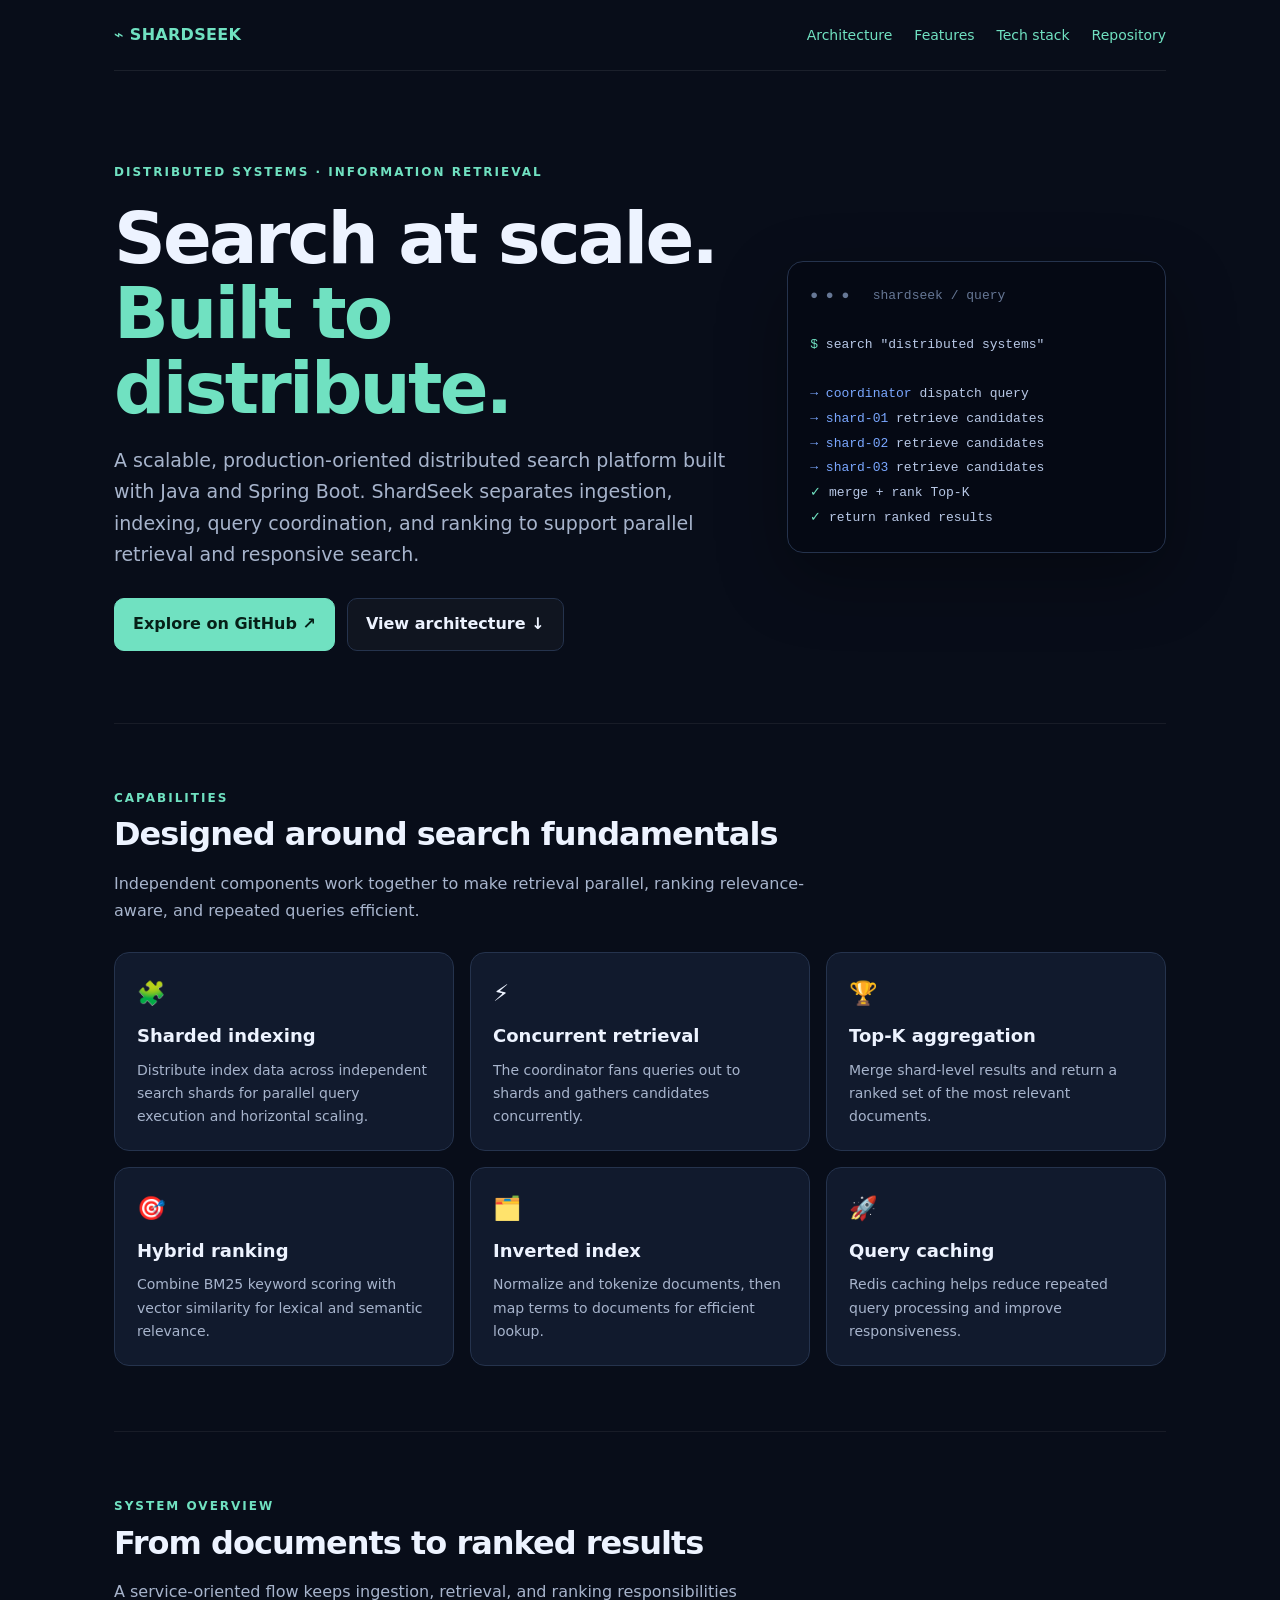
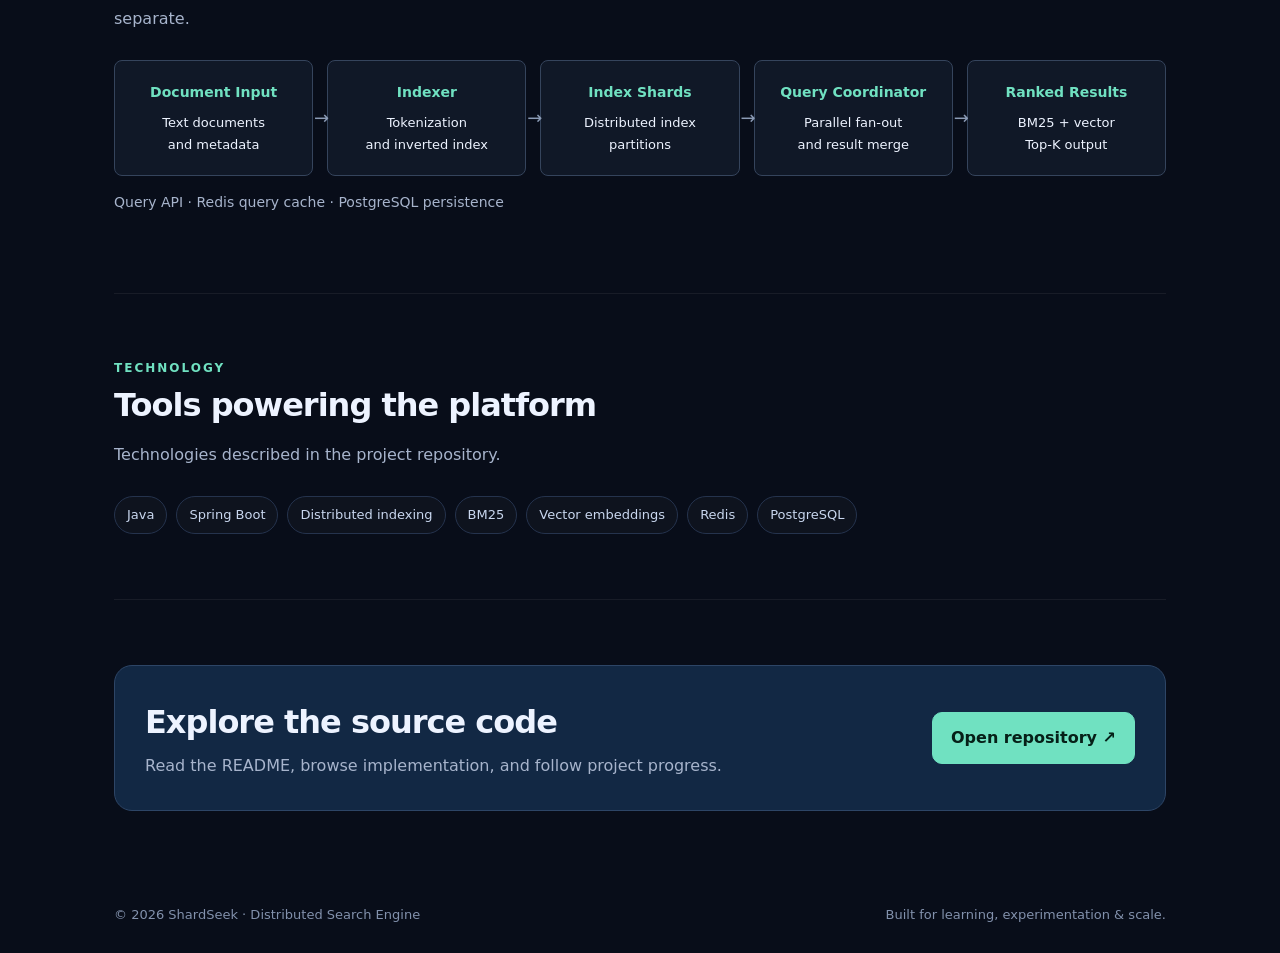
<file: docs/index.html>
<!DOCTYPE html>
<html lang="en">
<head>
  <meta charset="UTF-8" />
  <meta name="viewport" content="width=device-width, initial-scale=1" />
  <meta name="theme-color" content="#0b1020" />
  <meta name="description" content="Distributed Search Engine — scalable search with sharded inverted indexes and hybrid ranking." />
  <title>Distributed Search Engine | ShardSeek</title>
  <style>
    :root{--bg:#080d19;--panel:#111a2d;--panel2:#0d1526;--text:#edf3ff;--muted:#a7b4cc;--accent:#70e1c1;--blue:#7aa7ff;--border:#25334d}
    *{box-sizing:border-box}html{scroll-behavior:smooth}body{margin:0;background:var(--bg);color:var(--text);font:16px/1.65 system-ui,-apple-system,Segoe UI,Roboto,sans-serif}
    a{color:var(--accent);text-decoration:none}a:hover{text-decoration:underline}.wrap{max-width:1100px;margin:auto;padding:0 24px}
    nav{display:flex;justify-content:space-between;align-items:center;padding:22px 0;border-bottom:1px solid #ffffff14}.brand{font-weight:800;letter-spacing:.3px}.navlinks{display:flex;gap:22px;font-size:14px;color:var(--muted)}
    .hero{padding:92px 0 72px;display:grid;grid-template-columns:1.25fr .75fr;gap:42px;align-items:center}.eyebrow{color:var(--accent);font-weight:700;text-transform:uppercase;letter-spacing:2px;font-size:12px}
    h1{font-size:clamp(42px,6vw,72px);line-height:1.04;letter-spacing:-2.8px;margin:18px 0}h1 span{color:var(--accent)}.lead{font-size:19px;color:var(--muted);max-width:660px}
    .actions{display:flex;gap:12px;flex-wrap:wrap;margin-top:28px}.btn{display:inline-block;padding:12px 18px;border-radius:10px;border:1px solid var(--border);font-weight:700}.primary{background:var(--accent);color:#062018;border-color:var(--accent)}.secondary{background:#ffffff08;color:var(--text)}
    .terminal{background:#050914;border:1px solid var(--border);border-radius:16px;padding:22px;box-shadow:0 25px 70px #0005;font:13px/1.9 ui-monospace,SFMono-Regular,Consolas,monospace;color:#b8c8e6;overflow:hidden}.terminal .dots{color:#667795}.terminal .green{color:var(--accent)}.terminal .blue{color:var(--blue)}
    section{padding:65px 0;border-top:1px solid #ffffff10}.section-head{max-width:700px;margin-bottom:28px}h2{font-size:32px;letter-spacing:-1px;margin:0 0 10px}.section-head p{color:var(--muted);margin:0}
    .grid{display:grid;grid-template-columns:repeat(3,1fr);gap:16px}.card{background:var(--panel);border:1px solid var(--border);border-radius:15px;padding:22px}.card h3{margin:8px 0;font-size:18px}.card p{color:var(--muted);font-size:14px;margin:0}.icon{font-size:23px}
    .architecture{display:grid;grid-template-columns:repeat(5,minmax(0,1fr));gap:14px;align-items:stretch;position:relative}.node{background:#101827;border:1px solid #35445c;border-radius:8px;padding:20px 14px;text-align:center;font-size:13px;position:relative}.node:not(:last-child)::after{content:'→';position:absolute;right:-17px;top:50%;transform:translateY(-50%);color:#8b9bb5;font-size:18px;z-index:2}.node strong{display:block;color:var(--accent);font-size:14px;margin-bottom:8px}
    .tech{display:flex;flex-wrap:wrap;gap:9px}.pill{padding:7px 12px;border:1px solid var(--border);border-radius:999px;background:#ffffff06;color:#c9d7ef;font-size:13px}
    .cta{background:#122844;border:1px solid #2d4566;border-radius:18px;padding:30px;display:flex;justify-content:space-between;align-items:center;gap:20px}.cta h2{margin-bottom:5px}.cta p{color:var(--muted);margin:0}
    footer{padding:28px 0;color:#8291ac;font-size:13px;display:flex;justify-content:space-between;gap:15px;flex-wrap:wrap}
    @media(max-width:800px){.architecture{grid-template-columns:1fr;gap:10px}.node:not(:last-child)::after{content:'↓';right:auto;left:50%;top:auto;bottom:-17px;transform:translateX(-50%)}.hero{grid-template-columns:1fr;padding:65px 0}.grid{grid-template-columns:repeat(2,1fr)}.architecture{grid-template-columns:1fr}.navlinks{gap:12px}.navlinks a:nth-child(2){display:none}}
    @media(max-width:520px){.wrap{padding:0 17px}.grid{grid-template-columns:1fr}h1{letter-spacing:-1.5px}.navlinks{font-size:12px}.cta{align-items:flex-start;flex-direction:column}}
  </style>
</head>
<body>
<div class="wrap">
  <nav>
    <a class="brand" href="#">⌁ SHARDSEEK</a>
    <div class="navlinks"><a href="#architecture">Architecture</a><a href="#features">Features</a><a href="#stack">Tech stack</a><a href="#project">Repository</a></div>
  </nav>
  <main>
    <section class="hero" style="border:0">
      <div>
        <div class="eyebrow">Distributed Systems · Information Retrieval</div>
        <h1>Search at scale.<br><span>Built to distribute.</span></h1>
        <p class="lead">A scalable, production-oriented distributed search platform built with Java and Spring Boot. ShardSeek separates ingestion, indexing, query coordination, and ranking to support parallel retrieval and responsive search.</p>
        <div class="actions">
          <a class="btn primary" href="https://github.com/Agambir-singh/ucs503p-202627-Dist-Search-Engine" target="_blank" rel="noopener">Explore on GitHub ↗</a>
          <a class="btn secondary" href="#architecture">View architecture ↓</a>
        </div>
      </div>
      <div class="terminal" aria-label="Illustrative search workflow">
        <div class="dots">● ● ● &nbsp; shardseek / query</div><br>
        <span class="green">$</span> search "distributed systems"<br><br>
        <span class="blue">→ coordinator</span> dispatch query<br>
        <span class="blue">→ shard-01</span> retrieve candidates<br>
        <span class="blue">→ shard-02</span> retrieve candidates<br>
        <span class="blue">→ shard-03</span> retrieve candidates<br>
        <span class="green">✓</span> merge + rank Top-K<br>
        <span class="green">✓</span> return ranked results
      </div>
    </section>

    <section id="features">
      <div class="section-head"><div class="eyebrow">Capabilities</div><h2>Designed around search fundamentals</h2><p>Independent components work together to make retrieval parallel, ranking relevance-aware, and repeated queries efficient.</p></div>
      <div class="grid">
        <article class="card"><div class="icon">🧩</div><h3>Sharded indexing</h3><p>Distribute index data across independent search shards for parallel query execution and horizontal scaling.</p></article>
        <article class="card"><div class="icon">⚡</div><h3>Concurrent retrieval</h3><p>The coordinator fans queries out to shards and gathers candidates concurrently.</p></article>
        <article class="card"><div class="icon">🏆</div><h3>Top-K aggregation</h3><p>Merge shard-level results and return a ranked set of the most relevant documents.</p></article>
        <article class="card"><div class="icon">🎯</div><h3>Hybrid ranking</h3><p>Combine BM25 keyword scoring with vector similarity for lexical and semantic relevance.</p></article>
        <article class="card"><div class="icon">🗂️</div><h3>Inverted index</h3><p>Normalize and tokenize documents, then map terms to documents for efficient lookup.</p></article>
        <article class="card"><div class="icon">🚀</div><h3>Query caching</h3><p>Redis caching helps reduce repeated query processing and improve responsiveness.</p></article>
      </div>
    </section>

    <section id="architecture">
      <div class="section-head"><div class="eyebrow">System overview</div><h2>From documents to ranked results</h2><p>A service-oriented flow keeps ingestion, retrieval, and ranking responsibilities separate.</p></div>
      <div class="architecture" aria-label="Search architecture flow">
        <div class="node"><strong>Document Input</strong>Text documents<br>and metadata</div>
        <div class="node"><strong>Indexer</strong>Tokenization<br>and inverted index</div>
        <div class="node"><strong>Index Shards</strong>Distributed index<br>partitions</div>
        <div class="node"><strong>Query Coordinator</strong>Parallel fan-out<br>and result merge</div>
        <div class="node"><strong>Ranked Results</strong>BM25 + vector<br>Top-K output</div>
      </div>
      <p style="color:var(--muted);font-size:14px;margin-top:15px">Query API · Redis query cache · PostgreSQL persistence</p>
    </section>

    <section id="stack">
      <div class="section-head"><div class="eyebrow">Technology</div><h2>Tools powering the platform</h2><p>Technologies described in the project repository.</p></div>
      <div class="tech"><span class="pill">Java</span><span class="pill">Spring Boot</span><span class="pill">Distributed indexing</span><span class="pill">BM25</span><span class="pill">Vector embeddings</span><span class="pill">Redis</span><span class="pill">PostgreSQL</span></div>
    </section>

    <section id="project">
      <div class="cta"><div><h2>Explore the source code</h2><p>Read the README, browse implementation, and follow project progress.</p></div><a class="btn primary" href="https://github.com/Agambir-singh/ucs503p-202627-Dist-Search-Engine" target="_blank" rel="noopener">Open repository ↗</a></div>
    </section>
  </main>
  <footer><span>© <span id="year"></span> ShardSeek · Distributed Search Engine</span><span>Built for learning, experimentation & scale.</span></footer>
</div>
<script>document.getElementById('year').textContent=new Date().getFullYear();</script>
</body>
</html>
</file>
